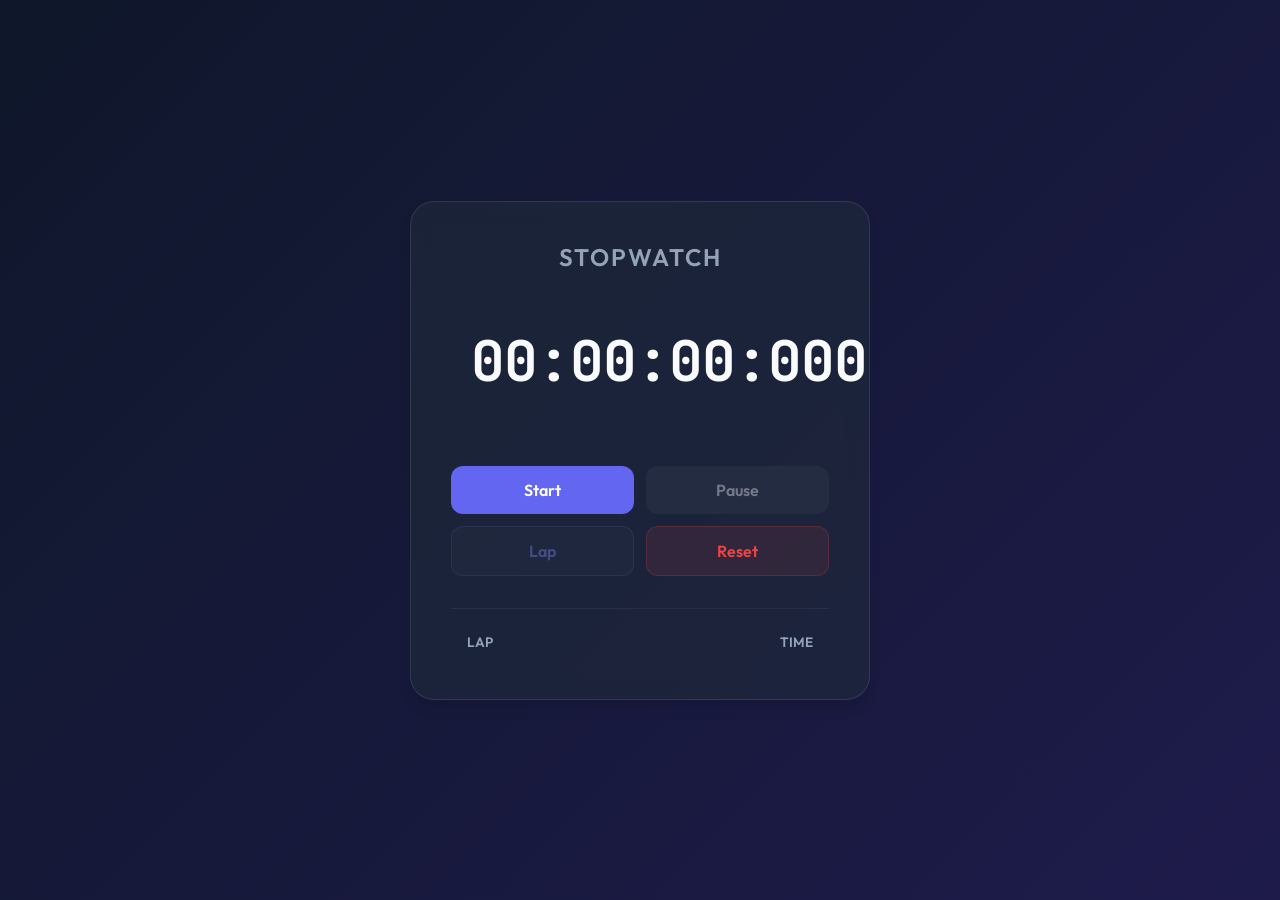
<file: prodigy_WD_02/index.html>
<!DOCTYPE html>
<html lang="en">
<head>
    <meta charset="UTF-8">
    <meta name="viewport" content="width=device-width, initial-scale=1.0">
    <title>Modern Stopwatch</title>
    <link rel="stylesheet" href="style.css">
    <link rel="preconnect" href="https://fonts.googleapis.com">
    <link rel="preconnect" href="https://fonts.gstatic.com" crossorigin>
    <link href="https://fonts.googleapis.com/css2?family=JetBrains+Mono:wght@400;700&family=Outfit:wght@300;400;600&display=swap" rel="stylesheet">
</head>
<body>
    <div class="container">
        <div class="stopwatch-card">
            <h1 class="title">Stopwatch</h1>
            
            <div class="display-container">
                <div class="timer-glow"></div>
                <div id="display" class="timer">00:00:00:000</div>
            </div>

            <div class="controls">
                <button id="startBtn" class="btn btn-start">Start</button>
                <button id="pauseBtn" class="btn btn-pause" disabled>Pause</button>
                <button id="lapBtn" class="btn btn-lap" disabled>Lap</button>
                <button id="resetBtn" class="btn btn-reset">Reset</button>
            </div>

            <div class="laps-container">
                <div class="laps-header">
                    <span>Lap</span>
                    <span>Time</span>
                </div>
                <ul id="lapsList" class="laps-list">
                    <!-- Lap items will be added here -->
                </ul>
            </div>
        </div>
    </div>
    <script src="script.js"></script>
</body>
</html>
</file>
<file: prodigy_WD_02/style.css>
:root {
    --primary-color: #6366f1;
    --primary-hover: #4f46e5;
    --bg-gradient: linear-gradient(135deg, #0f172a 0%, #1e1b4b 100%);
    --card-bg: rgba(30, 41, 59, 0.7);
    --text-main: #f8fafc;
    --text-muted: #94a3b8;
    --accent-color: #818cf8;
    --danger-color: #ef4444;
    --success-color: #10b981;
    --font-timer: 'JetBrains Mono', monospace;
    --font-ui: 'Outfit', sans-serif;
    --shadow-base: 0 10px 15px -3px rgba(0, 0, 0, 0.1), 0 4px 6px -2px rgba(0, 0, 0, 0.05);
    --shadow-glow: 0 0 30px rgba(99, 102, 241, 0.2);
}

* {
    margin: 0;
    padding: 0;
    box-sizing: border-box;
}

body {
    font-family: var(--font-ui);
    background: var(--bg-gradient);
    color: var(--text-main);
    min-height: 100vh;
    display: flex;
    justify-content: center;
    align-items: center;
    overflow-x: hidden;
}

.container {
    width: 100%;
    max-width: 500px;
    padding: 20px;
}

.stopwatch-card {
    background: var(--card-bg);
    backdrop-filter: blur(12px);
    border: 1px solid rgba(255, 255, 255, 0.1);
    border-radius: 24px;
    padding: 40px;
    box-shadow: var(--shadow-base);
    text-align: center;
    animation: fadeIn 0.8s ease-out;
}

@keyframes fadeIn {
    from { opacity: 0; transform: translateY(20px); }
    to { opacity: 1; transform: translateY(0); }
}

.title {
    font-size: 1.5rem;
    font-weight: 600;
    color: var(--text-muted);
    margin-bottom: 2rem;
    text-transform: uppercase;
    letter-spacing: 2px;
}

.display-container {
    position: relative;
    margin-bottom: 3rem;
    padding: 20px;
}

.timer {
    font-family: var(--font-timer);
    font-size: 3.5rem;
    font-weight: 700;
    letter-spacing: -1px;
    transition: all 0.3s ease;
}

.timer-glow {
    position: absolute;
    top: 50%;
    left: 50%;
    transform: translate(-50%, -50%);
    width: 120%;
    height: 120%;
    background: radial-gradient(circle, rgba(99, 102, 241, 0.15) 0%, transparent 70%);
    border-radius: 50%;
    z-index: -1;
    opacity: 0;
    transition: opacity 0.5s ease;
}

body.running .timer-glow {
    opacity: 1;
    animation: pulse 2s infinite ease-in-out;
}

@keyframes pulse {
    0%, 100% { transform: translate(-50%, -50%) scale(1); opacity: 0.15; }
    50% { transform: translate(-50%, -50%) scale(1.1); opacity: 0.25; }
}

.controls {
    display: grid;
    grid-template-columns: repeat(2, 1fr);
    gap: 12px;
    margin-bottom: 2rem;
}

.btn {
    padding: 14px;
    border: none;
    border-radius: 12px;
    font-family: inherit;
    font-size: 1rem;
    font-weight: 600;
    cursor: pointer;
    transition: all 0.2s cubic-bezier(0.4, 0, 0.2, 1);
    display: flex;
    justify-content: center;
    align-items: center;
}

.btn:active {
    transform: scale(0.95);
}

.btn:disabled {
    opacity: 0.4;
    cursor: not-allowed;
    transform: none;
}

.btn-start {
    background: var(--primary-color);
    color: white;
}
.btn-start:hover:not(:disabled) {
    background: var(--primary-hover);
    box-shadow: 0 0 15px rgba(99, 102, 241, 0.4);
}

.btn-pause {
    background: rgba(255, 255, 255, 0.1);
    color: var(--text-main);
}
.btn-pause:hover:not(:disabled) {
    background: rgba(255, 255, 255, 0.15);
}

.btn-lap {
    background: rgba(255, 255, 255, 0.05);
    color: var(--accent-color);
    border: 1px solid rgba(129, 140, 248, 0.3);
}
.btn-lap:hover:not(:disabled) {
    background: rgba(129, 140, 248, 0.1);
}

.btn-reset {
    background: rgba(239, 68, 68, 0.1);
    color: var(--danger-color);
    border: 1px solid rgba(239, 68, 68, 0.2);
}
.btn-reset:hover:not(:disabled) {
    background: rgba(239, 68, 68, 0.2);
}

.laps-container {
    max-height: 250px;
    overflow-y: auto;
    border-top: 1px solid rgba(255, 255, 255, 0.05);
    padding-top: 1rem;
}

.laps-header {
    display: flex;
    justify-content: space-between;
    padding: 8px 16px;
    color: var(--text-muted);
    font-size: 0.85rem;
    text-transform: uppercase;
    font-weight: 600;
}

.laps-list {
    list-style: none;
}

.lap-item {
    display: flex;
    justify-content: space-between;
    padding: 12px 16px;
    border-radius: 8px;
    margin-bottom: 4px;
    transition: background 0.2s;
    animation: slideIn 0.3s ease-out;
}

@keyframes slideIn {
    from { opacity: 0; transform: translateX(-10px); }
    to { opacity: 1; transform: translateX(0); }
}

.lap-item:nth-child(even) {
    background: rgba(255, 255, 255, 0.02);
}

.lap-item .lap-num {
    color: var(--accent-color);
    font-weight: 600;
}

.lap-item .lap-time {
    font-family: var(--font-timer);
    color: var(--text-main);
}

/* Custom Scrollbar */
.laps-container::-webkit-scrollbar {
    width: 6px;
}
.laps-container::-webkit-scrollbar-track {
    background: transparent;
}
.laps-container::-webkit-scrollbar-thumb {
    background: rgba(255, 255, 255, 0.1);
    border-radius: 10px;
}

/* Responsive adjustment */
@media (max-width: 400px) {
    .timer {
        font-size: 2.5rem;
    }
    .stopwatch-card {
        padding: 25px 15px;
    }
}
</file>
